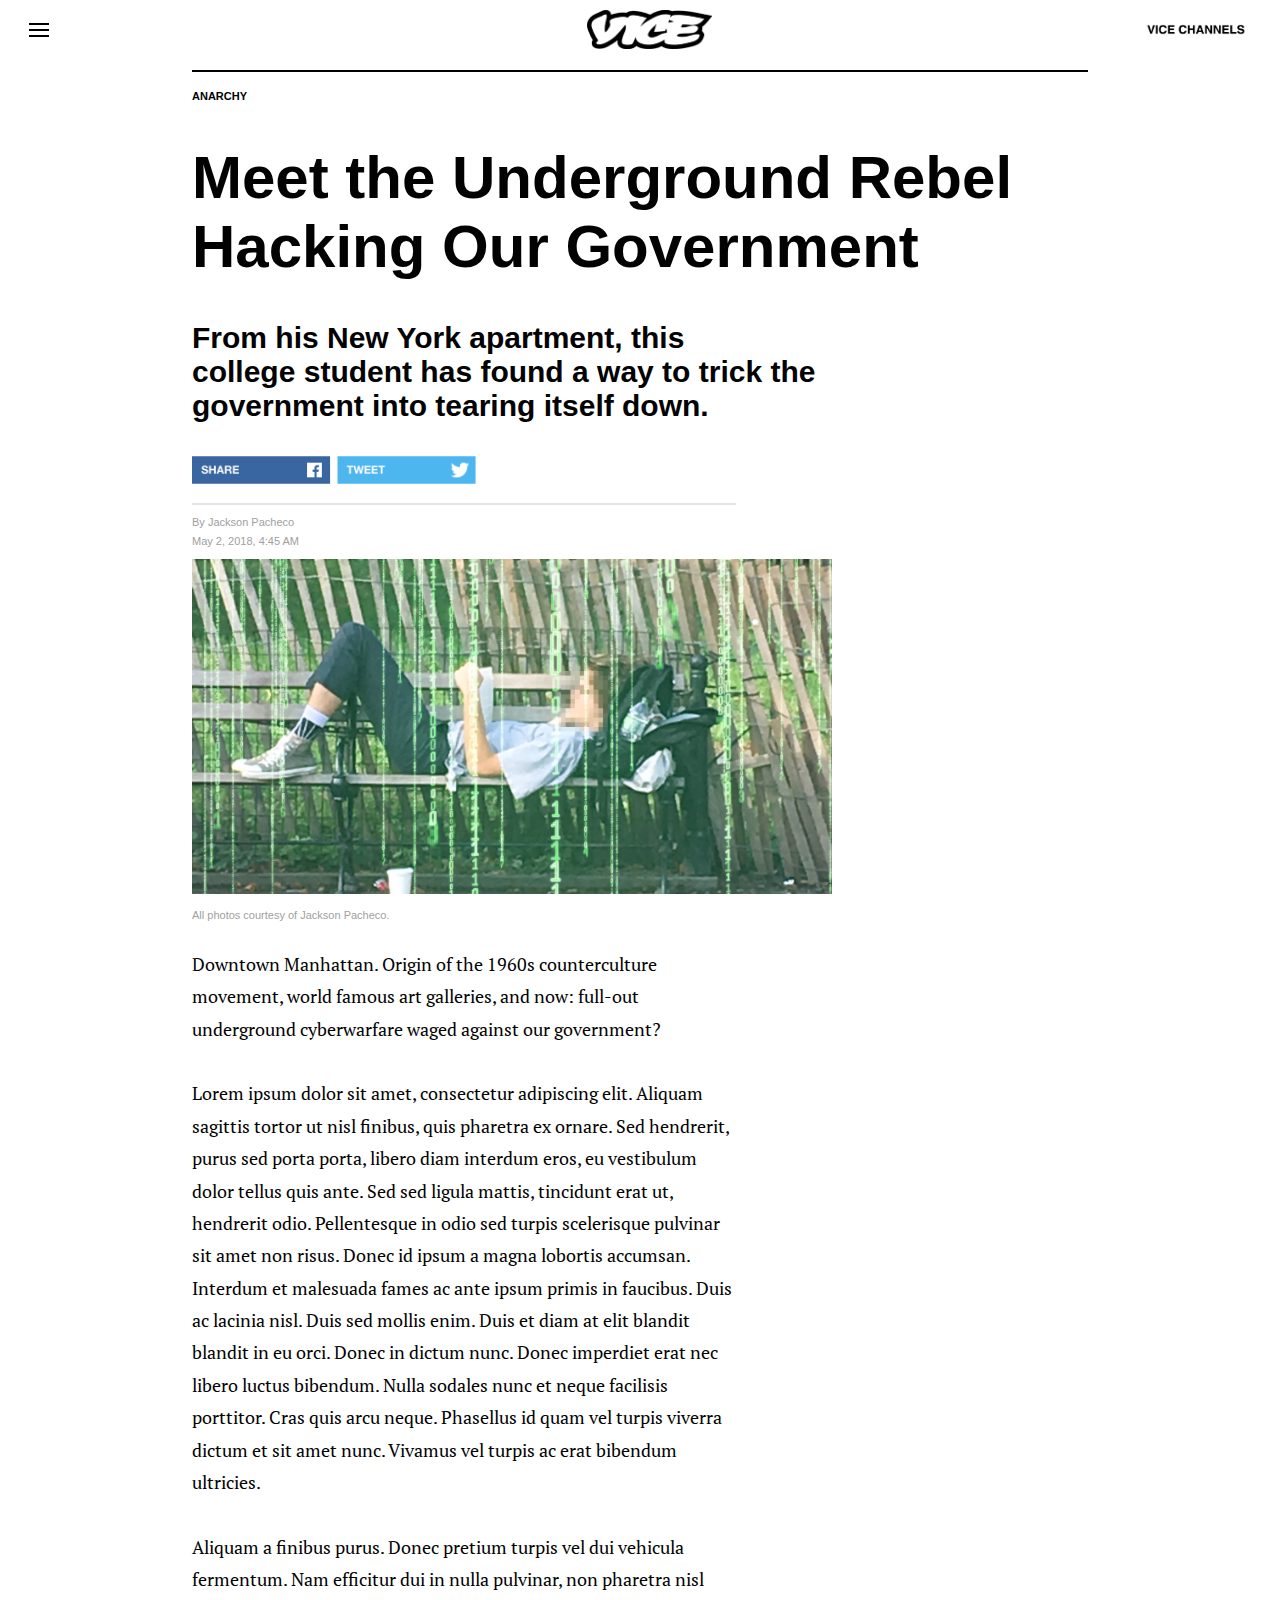
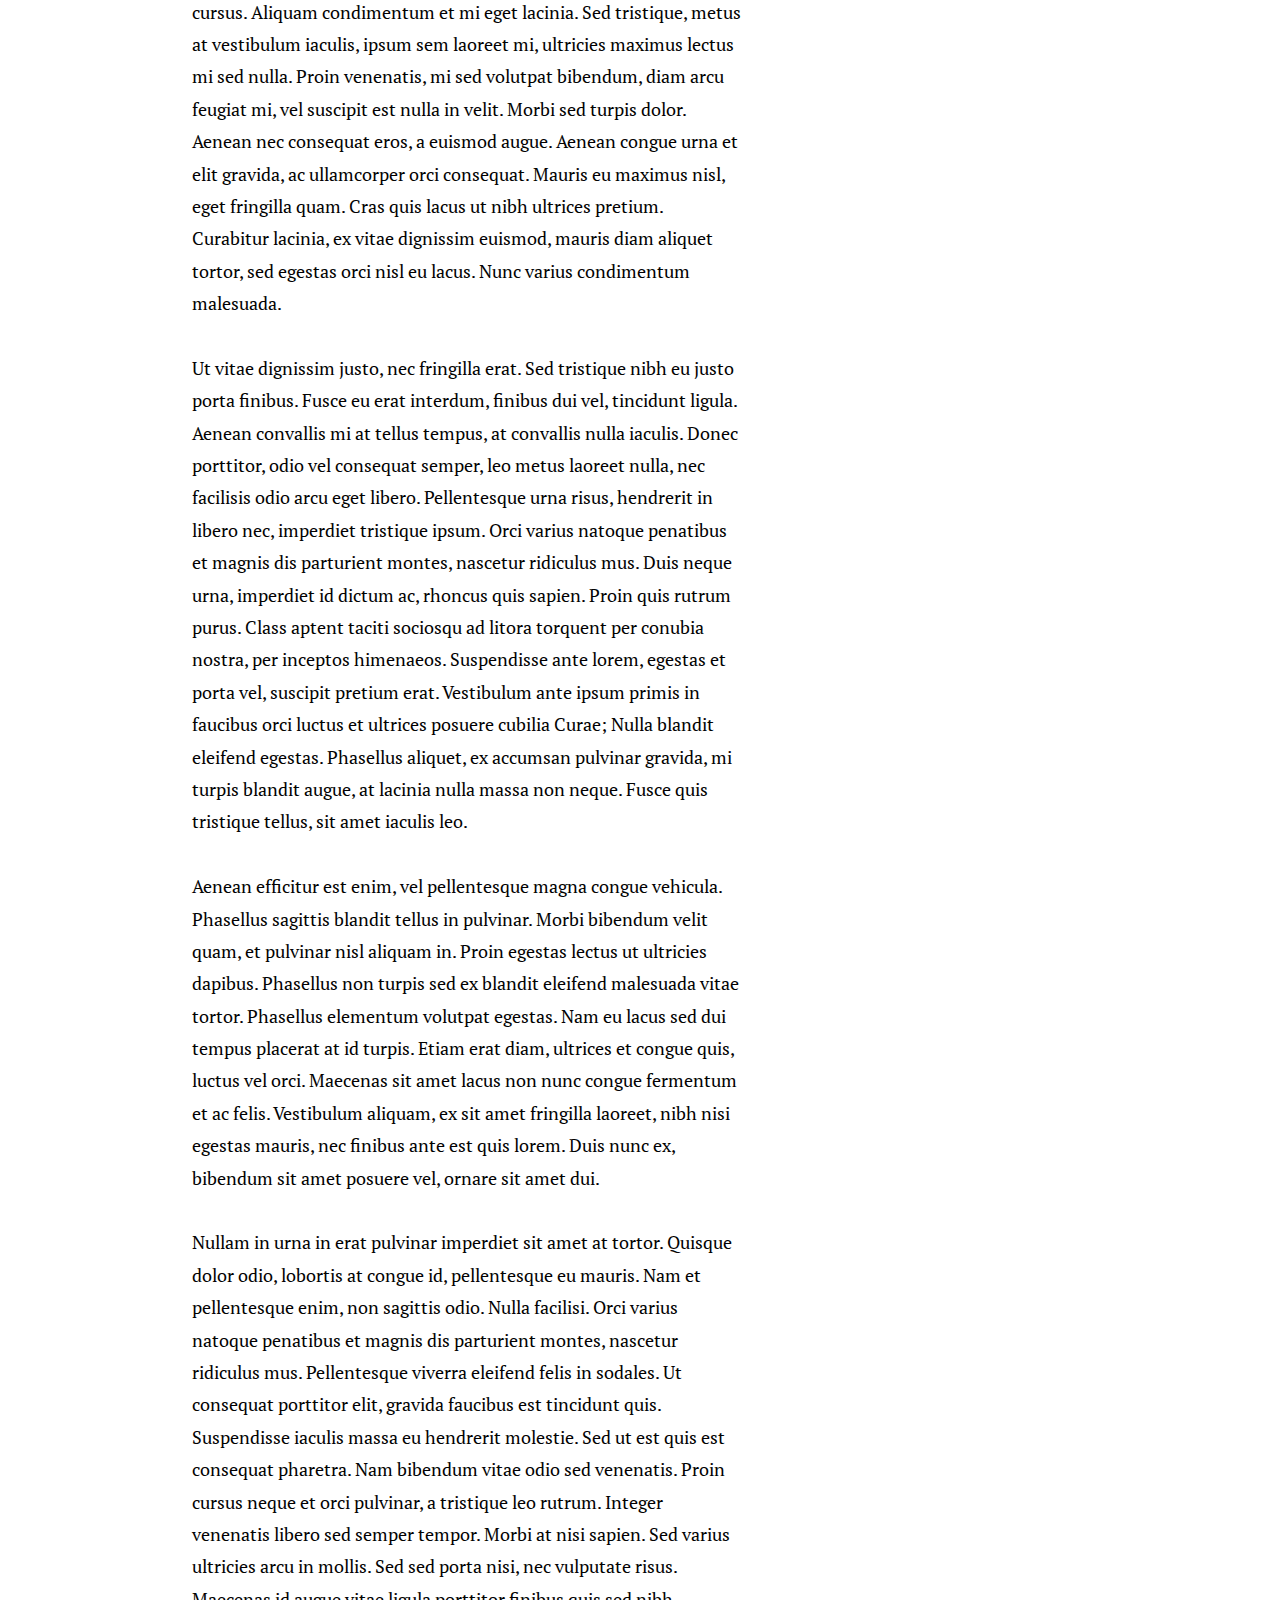
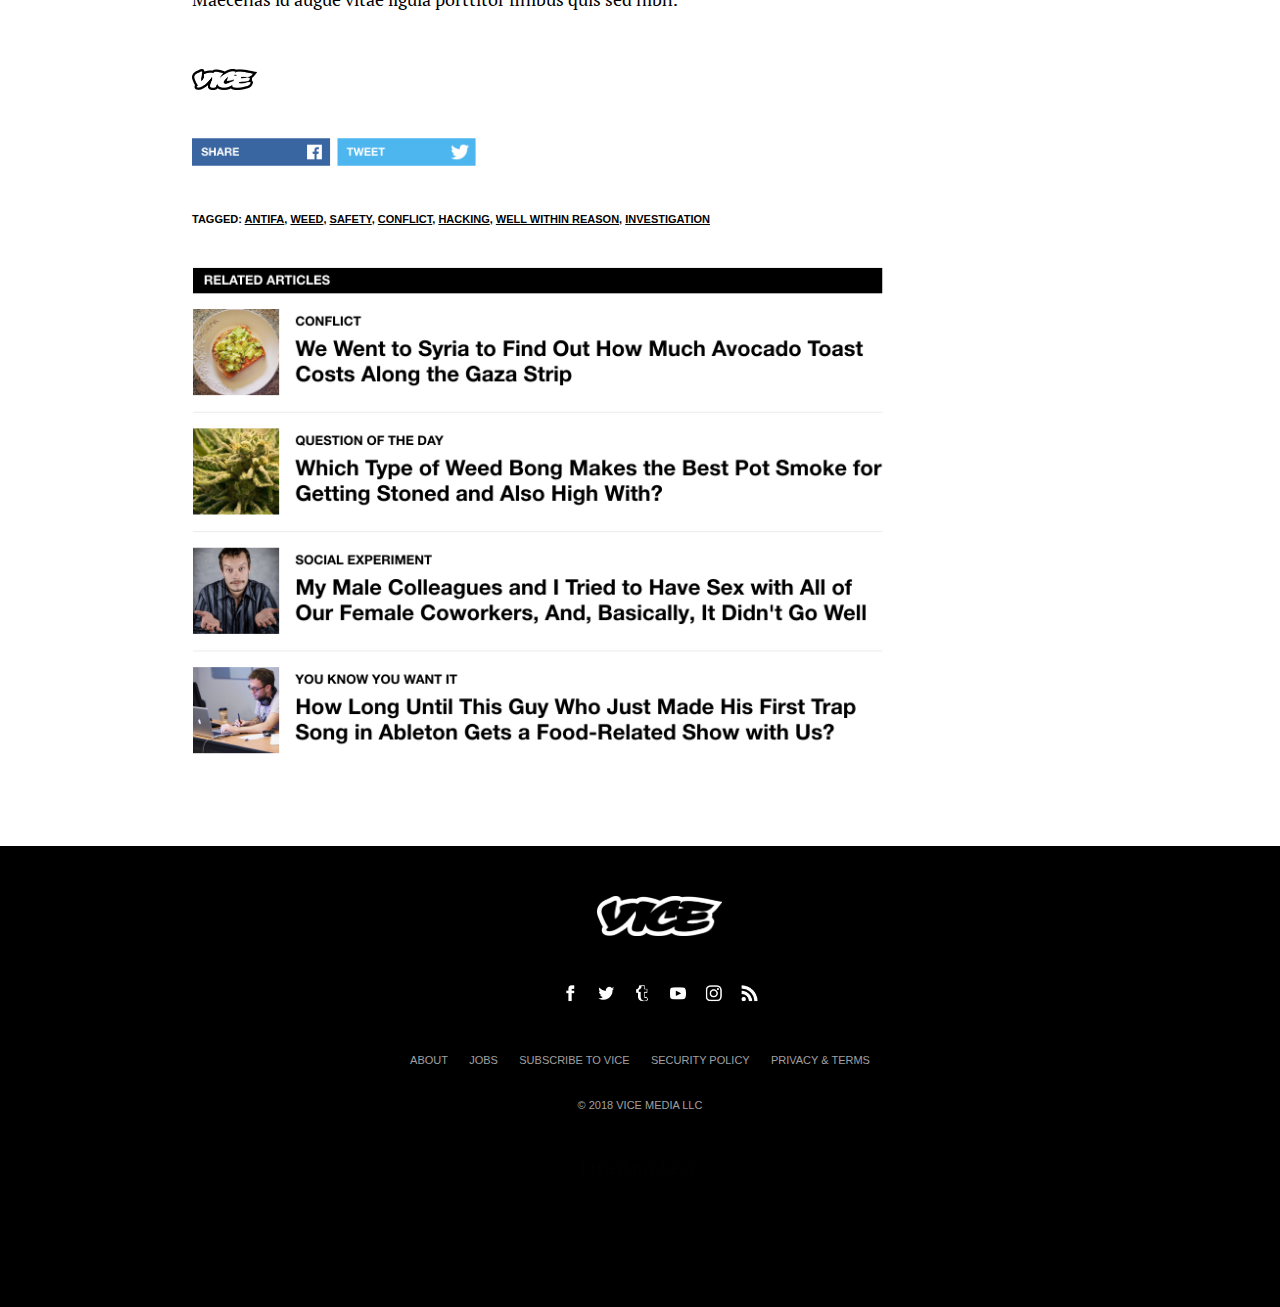
<file: vice.html>
<!DOCTYPE html>
<html>

	<head>
		<meta charset="utf-8">
		<meta name = "viewport" content="width=device-width, initial-scale=1.0">
		<title>Meet the Underground Rebel Hacking Our Government</title>
		<link <link rel="stylesheet" href="vice.css">
		<link rel="shortcut icon" href="/favicon.ico" type="image/x-icon">
		<link rel="icon" href="/favicon.ico" type="image/x-icon">		
		<link href="https://fonts.googleapis.com/css?family=PT+Serif" rel="stylesheet">
	</head>
	
	<body>

		<div class="topbar"> <!--Consider using Materialize Side Nav -->
			<a href="https://www.vice.com/en_us/latest"><img id="sidebar" src="sidebar.png" width="33px"></a>
			<a href="https://www.vice.com/en_us"><img id="logo" src="logo.png" width="125px"></a>
			<a href="https://www.vice.com/en_us/topic/vice-channels"><img id="channels" src="channels.png" width="100px"></a>
		</div>

		<div class="title">
			<div class="chunker"> <hr> </div>
			<h5> ANARCHY </h5>
			<h1> Meet the Underground Rebel Hacking Our Government </h1>
			<h2> From his New York apartment, this <br> college student has found a way to trick the <br> government into tearing itself down.</h2> 
			<img src="social.png" width="290px">
			<hr>
			<h4> By <b>Jackson Pacheco</b></h4>
			<h4> May 2, 2018, 4:45 AM </h4>
			<img src="theo2.jpg" width="640px">
			<h4>All photos courtesy of Jackson Pacheco.</h4>
		</div> 

		<div class="main-container">
		<p>
			Downtown Manhattan. Origin of the 1960s counterculture movement, world famous art galleries, and now: full-out underground cyberwarfare waged against our government?
		<br>
		<br>
			Lorem ipsum dolor sit amet, consectetur adipiscing elit. Aliquam sagittis tortor ut nisl finibus, quis pharetra ex ornare. Sed hendrerit, purus sed porta porta, libero diam interdum eros, eu vestibulum dolor tellus quis ante. Sed sed ligula mattis, tincidunt erat ut, hendrerit odio. Pellentesque in odio sed turpis scelerisque pulvinar sit amet non risus. Donec id ipsum a magna lobortis accumsan. Interdum et malesuada fames ac ante ipsum primis in faucibus. Duis ac lacinia nisl. Duis sed mollis enim. Duis et diam at elit blandit blandit in eu orci. Donec in dictum nunc. Donec imperdiet erat nec libero luctus bibendum. Nulla sodales nunc et neque facilisis porttitor. Cras quis arcu neque. Phasellus id quam vel turpis viverra dictum et sit amet nunc. Vivamus vel turpis ac erat bibendum ultricies.
		<br>
		<br>
			Aliquam a finibus purus. Donec pretium turpis vel dui vehicula fermentum. Nam efficitur dui in nulla pulvinar, non pharetra nisl cursus. Aliquam condimentum et mi eget lacinia. Sed tristique, metus at vestibulum iaculis, ipsum sem laoreet mi, ultricies maximus lectus mi sed nulla. Proin venenatis, mi sed volutpat bibendum, diam arcu feugiat mi, vel suscipit est nulla in velit. Morbi sed turpis dolor. Aenean nec consequat eros, a euismod augue. Aenean congue urna et elit gravida, ac ullamcorper orci consequat. Mauris eu maximus nisl, eget fringilla quam. Cras quis lacus ut nibh ultrices pretium. Curabitur lacinia, ex vitae dignissim euismod, mauris diam aliquet tortor, sed egestas orci nisl eu lacus. Nunc varius condimentum malesuada.
		<br>
		<br>
			Ut vitae dignissim justo, nec fringilla erat. Sed tristique nibh eu justo porta finibus. Fusce eu erat interdum, finibus dui vel, tincidunt ligula. Aenean convallis mi at tellus tempus, at convallis nulla iaculis. Donec porttitor, odio vel consequat semper, leo metus laoreet nulla, nec facilisis odio arcu eget libero. Pellentesque urna risus, hendrerit in libero nec, imperdiet tristique ipsum. Orci varius natoque penatibus et magnis dis parturient montes, nascetur ridiculus mus. Duis neque urna, imperdiet id dictum ac, rhoncus quis sapien. Proin quis rutrum purus. Class aptent taciti sociosqu ad litora torquent per conubia nostra, per inceptos himenaeos. Suspendisse ante lorem, egestas et porta vel, suscipit pretium erat. Vestibulum ante ipsum primis in faucibus orci luctus et ultrices posuere cubilia Curae; Nulla blandit eleifend egestas. Phasellus aliquet, ex accumsan pulvinar gravida, mi turpis blandit augue, at lacinia nulla massa non neque. Fusce quis tristique tellus, sit amet iaculis leo.
		<br>
		<br>
			Aenean efficitur est enim, vel pellentesque magna congue vehicula. Phasellus sagittis blandit tellus in pulvinar. Morbi bibendum velit quam, et pulvinar nisl aliquam in. Proin egestas lectus ut ultricies dapibus. Phasellus non turpis sed ex blandit eleifend malesuada vitae tortor. Phasellus elementum volutpat egestas. Nam eu lacus sed dui tempus placerat at id turpis. Etiam erat diam, ultrices et congue quis, luctus vel orci. Maecenas sit amet lacus non nunc congue fermentum et ac felis. Vestibulum aliquam, ex sit amet fringilla laoreet, nibh nisi egestas mauris, nec finibus ante est quis lorem. Duis nunc ex, bibendum sit amet posuere vel, ornare sit amet dui.		
		<br>
		<br>
			Nullam in urna in erat pulvinar imperdiet sit amet at tortor. Quisque dolor odio, lobortis at congue id, pellentesque eu mauris. Nam et pellentesque enim, non sagittis odio. Nulla facilisi. Orci varius natoque penatibus et magnis dis parturient montes, nascetur ridiculus mus. Pellentesque viverra eleifend felis in sodales. Ut consequat porttitor elit, gravida faucibus est tincidunt quis. Suspendisse iaculis massa eu hendrerit molestie. Sed ut est quis est consequat pharetra. Nam bibendum vitae odio sed venenatis. Proin cursus neque et orci pulvinar, a tristique leo rutrum. Integer venenatis libero sed semper tempor. Morbi at nisi sapien. Sed varius ultricies arcu in mollis. Sed sed porta nisi, nec vulputate risus. Maecenas id augue vitae ligula porttitor finibus quis sed nibh.
		</p>
		<br>
		<br>
		<img src="logo.png" width="65px">
		<br>
		<br>
		<br>
		<img src="social.png" width="290px">
		<br>
		<br>
		<h5>TAGGED: <u>ANTIFA</u>, <u>WEED</u>, <u>SAFETY</u>, <u>CONFLICT</u>, <u>HACKING</u>, <u>WELL WITHIN REASON</u>, <u>INVESTIGATION</u> </h5>
		<br> 
		<a href="https://www.vice.com/en_us"><img src="related.png" width="700px"></a>

		</div>

	<div class="footer">

		<a href="https://www.vice.com/en_us"><img id="logo2" src="logo2.png" width="125px"></a>
		<br>
		<br>
		<br>
		<br>
		<a href="https://www.vice.com/en_us"><img id="lowsoc" src="footer.png" width="215px"></a>
		<br>
		<br>
	<div class="policies">
		<center>
			<h4>
			ABOUT
			&nbsp;&nbsp;&nbsp;&nbsp;&nbsp; 
			JOBS 
			&nbsp;&nbsp;&nbsp;&nbsp;&nbsp; 
			SUBSCRIBE TO VICE 
			&nbsp;&nbsp;&nbsp;&nbsp;&nbsp;  
			SECURITY POLICY 
			&nbsp;&nbsp;&nbsp;&nbsp;&nbsp;  
			PRIVACY &amp; TERMS </h4>
			<br>
			<h4> &copy; 2018 VICE MEDIA LLC </h4>
			<br>
			<p id="demo" onclick="myFunction()">I tried my best.</p>
			<script>
				function myFunction() {
    				document.getElementById("demo").style.color = "red";
					}
			</script>		
		<br>
		<br>
		<br>
		<br>
		<br>
		</center>
	</div>
	</div>
</body>
</file>
<file: vice.css>
body{
	background-color: #FFFFFF;
  margin-bottom: 0;
  margin-right: 0;
  margin-left: 0;
}

.topbar{
  overflow: hidden;
  background-color: #FFFFFF;
  position: fixed;
  top: 0; 
  width: 100%; 
  font: sans-serif;
  padding-left:0px;
  padding-right:0px;
  padding-top:10px;
  padding-bottom:5px;
  margin-top: 0px;
  margin-left: 0px;
  margin-right: 0px;
  font:sans-serif;
}

.button {
    background-color: black;
    border: none;
    color: white;
    padding: 15px 25px;
    text-align: center;
    font-size: 11px;
    font-family: sans-serif;
    color: white;
    cursor: pointer;
}

#sidebar{
  float: left;
  margin-left: 23px;
  margin-top: 8px;
}

#logo{
position: relative;
left: 41.5%;
}

#logo2{
position: relative;
left: 38.5%;
}

#lowsoc{
position: relative;
left: 34.5%;
}

#channels{
  float:right;
  margin-right: 34px;
  margin-top: 14px;
}

.chunker hr { 
    display: block;
    margin-top: 0.5em;
    margin-bottom: 0.5em;
    margin-left: auto;
    margin-right: auto;
    border-style: solid;
    border-width: 1.5px;
    border-color: black;
}

hr { 
    display: block;
    margin-top: 0.5em;
    margin-bottom: 0.5em;
    margin-left: auto;
    margin-right: 352px;
    border-style: solid;
    border-width: .5px;
    border-color: #e5e5e5;
}


.title{
  float:center;
  background-color:white;
  font: sans-serif;
  margin-left:15%;
  margin-right:15%;
  margin-top:70px;
  margin-bottom:30px;
  font:sans-serif;
}


.main-container{
  float:center;
  background-color: white;
  margin-left:15%;
  margin-right:42%;
  margin-bottom: 60px;
  padding-bottom:15px;
}


.footer{
  background-color:#000000;
  position: relative;
  bottom: 0;
  margin-bottom: 0px;
  padding-left:200px;
  padding-right:50px;
  padding-top:50px;
  padding-bottom:50px;
  font-family: sans-serif;
  font-size: 10px;
  color: white;
}

.policies{
  float: center;
  bottom: 0px;
  margin-top: 25px;
  margin-right: 150px;
  font-family: sans-serif;
  font-size: 10px;
  color: white;
}



h1{
  font-family: sans-serif;
  font-size: 60px;
  font-weight: bolder;
  color: #020202;
}

h2{
  font-family: sans-serif;
  font-size: 30px;
  font-weight: bold;
  color: #020202;
}

h4{font-size: 11px;
  font-weight: lighter;
  font-family: sans-serif;
  color: #a0a0a0;
  line-height: 5px;
  }

h5{font-size: 11px;
   font-family: sans-serif;
   color: #020202;
}

p{
font-family: 'PT Serif', serif;
  font-size: 18px;
  font-weight: lighter;
  color: #020202;
  line-height: 1.8;
  word-spacing: 0px;
}

a{
font-family: 'PT Serif', serif;
  font-size: 18px;
  font-weight: lighter;
  color: #020202;
  line-height: 1.8;
    word-spacing: 0px;

}

a:link {
font-family: 'PT Serif', serif;
  font-size: 18px;
  font-weight: bold;
  color: #020202;
  line-height: 1.8;
    word-spacing: 0px;

}

a:visited {
font-family: 'PT Serif', serif;
  font-size: 18px;
  font-weight: lighter;
  color: #020202;
  line-height: 1.8;
    word-spacing: 0px;

}

a:hover {
font-family: 'PT Serif', serif;
  font-size: 18px;
  font-weight: lighter;
  color: #020202;
  line-height: 1.8;
  text-decoration: none;
    word-spacing: 0px;

}

ul{
  font-family: sans-serif;
  font-size: 14px;
  color: black;
  line-height: 1.6;
  font-style: italic;
}
</file>
